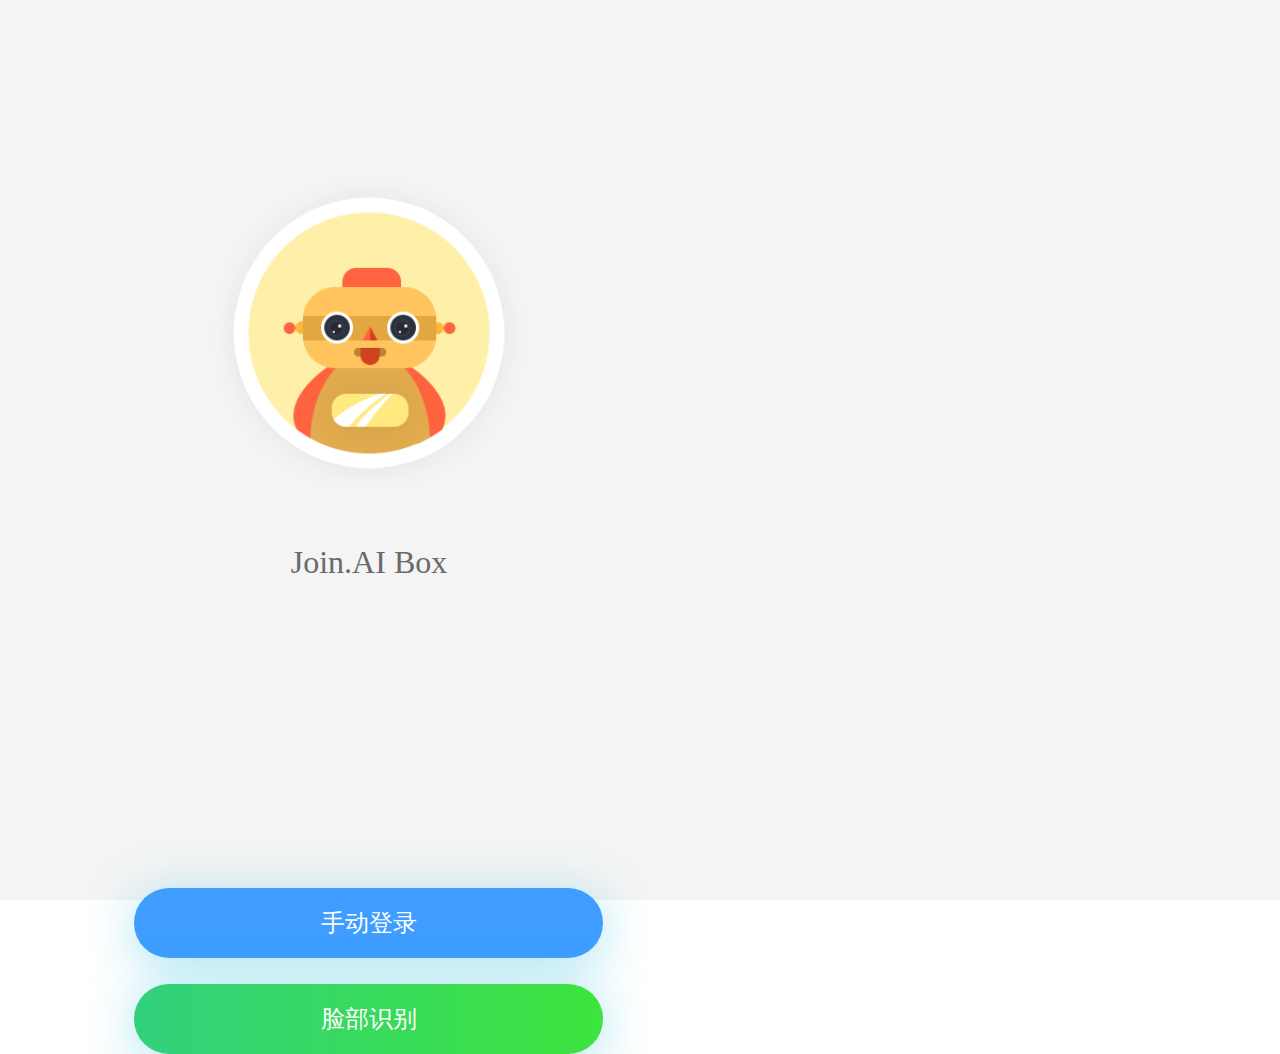
<file: index.html>
<!doctype html>
<html lang="en">
<head>
    <meta charset="UTF-8">
    <meta name="viewport"
          content="width=device-width, user-scalable=no, initial-scale=1.0, maximum-scale=1.0, minimum-scale=1.0">
    <meta http-equiv="X-UA-Compatible" content="ie=edge">
    <meta name="viewport" content="width=device-width">
    <script src="js/rem.js"></script>
    <link rel="stylesheet" href="css/index.css ">
    <title>Document</title>
</head>
<body>
    <div class="bg">
         <div class="box"><img src="img/yan@2x.png" alt=""></div>
         <div class="text">Join.AI Box</div>
         <a href="" class="login1"><button class="login">手动登录</button></a>
         <a href="face.html" class="face1"><button class="face">脸部识别</button></a>
    </div>
</body>
</html>
</file>
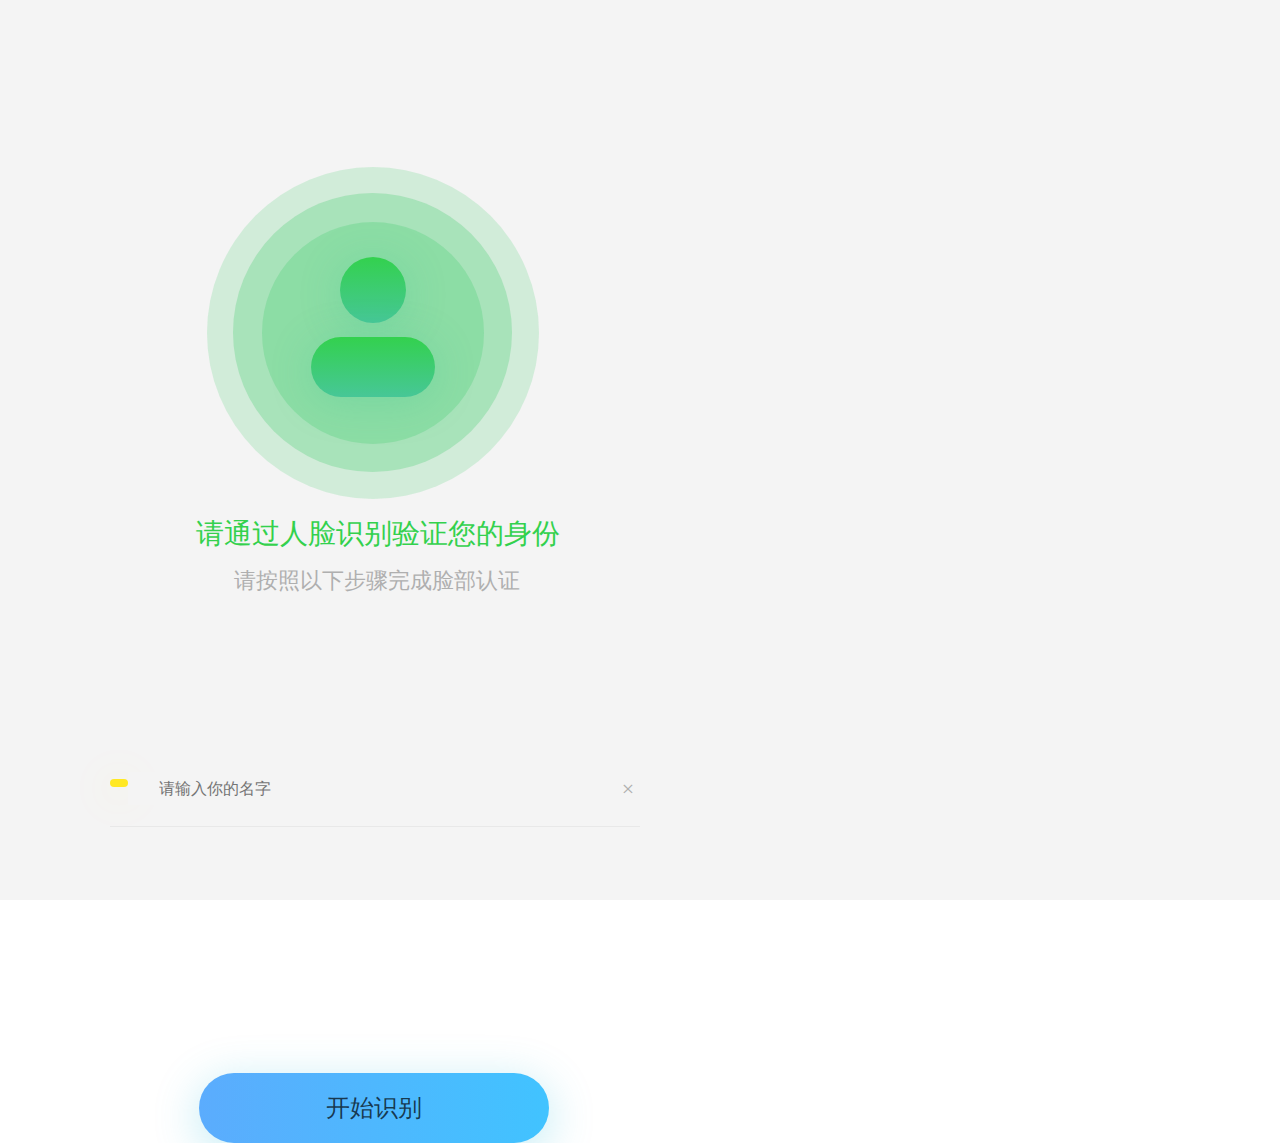
<file: distinguish.html>
<!DOCTYPE html>
<html lang="en">
<head>
    <meta name="viewport" content="width=device-width">
    <script src="js/rem.js"></script>
    <link rel="stylesheet" href="css/distinguish.css">
    <meta charset="UTF-8">
    <title>distinguish</title>
</head>
<body>
    <div class="bg">
    <div class="first_circle"></div>
    <div class="second_circle"></div>
    <div class="third_circle"></div>
    <div class="small_circle"></div>
    <div class="box"></div>
    <div class="word-top">请通过人脸识别验证您的身份</div>
    <div class="word-bottom">请按照以下步骤完成脸部认证</div>
    <div class="input-box">
        <div class="left"></div>
        <input type="text" placeholder="请输入你的名字">
        <div class="text">×</div>
    </div>
    <a href="photo.html" class="bottom1"><button class="bottom">开始识别</button></a>
</div>
</body>
</html>
</file>
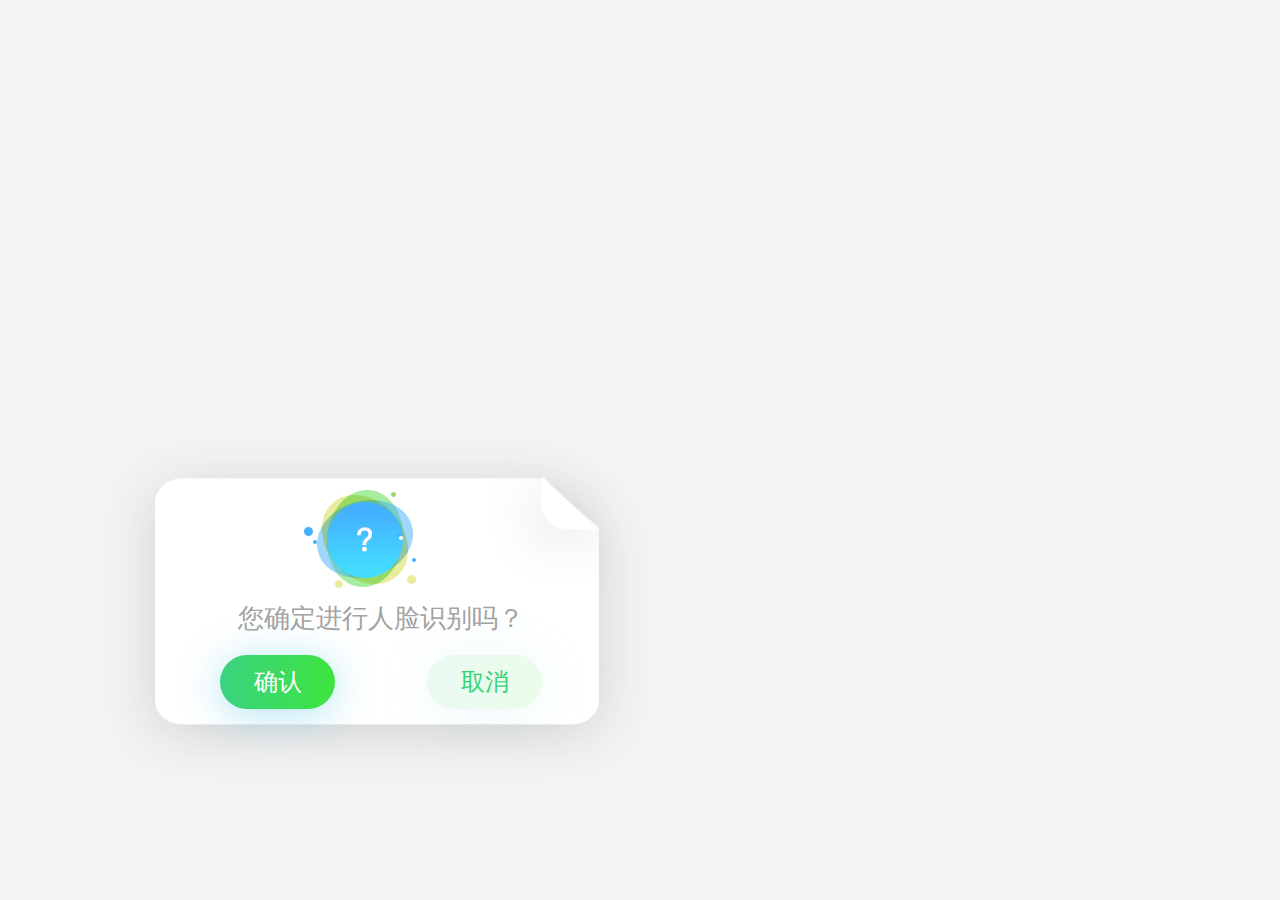
<file: face.html>
<!DOCTYPE html>
<html lang="en">
<head>
    <meta name="viewport" content="width=device-width">
    <script src="js/rem.js"></script>
    <link rel="stylesheet" href="css/face.css ">
    <meta charset="UTF-8">
    <title>face</title>
</head>
<body>
    <div class="bg">
        <div class="picture">
            <img src="img/rukoutanchukuang@2x.png" alt="">
        </div>
        <div class="question"><img src="img/wenhao.png" alt=""></div>
        <div class="word">您确定进行人脸识别吗？</div>
        <div class="box">
            <a href="input.html" class="bag1"><button class="box_left">确认</button></a>
            <a href="index.html" class="bag2"><button class="box_right">取消</button></a>
        </div>
    </div>
</body>
</html>
</file>
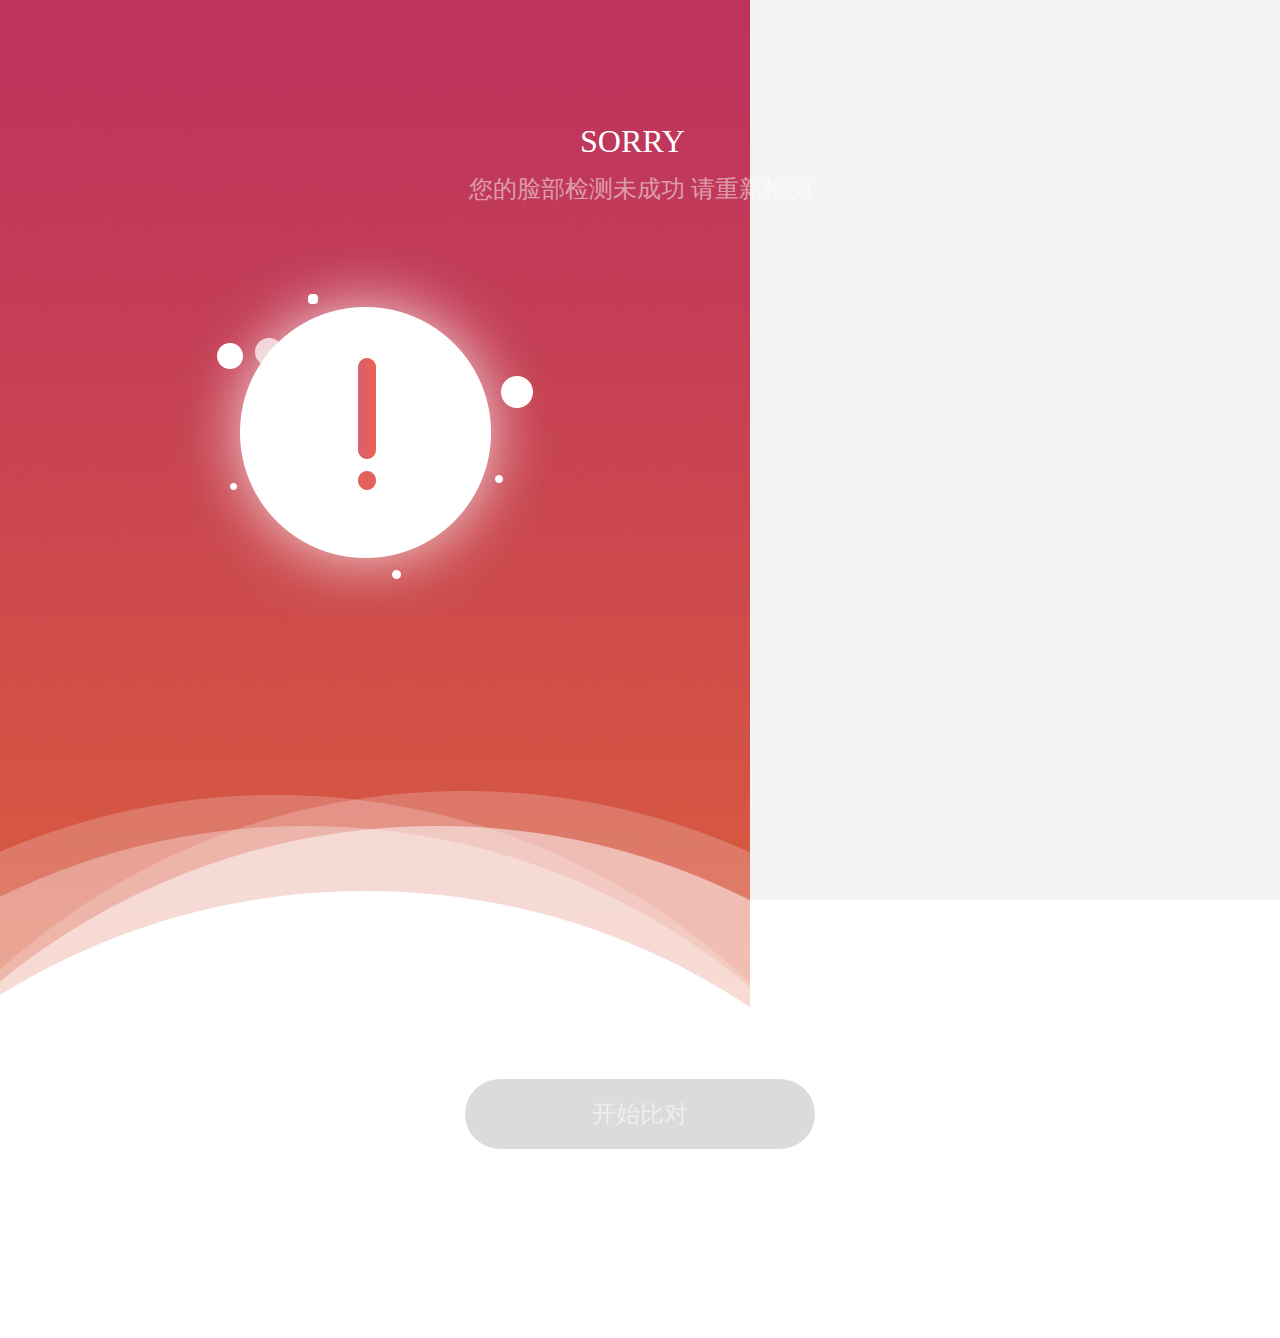
<file: fail.html>
<!DOCTYPE html>
<html lang="en">
<head>
    <meta name="viewport" content="width=device-width">
    <script src="js/rem.js"></script>
    <link rel="stylesheet" href="css/fail.css">
    <meta charset="UTF-8">
    <title>fail</title>
</head>
<body>
<div class="bg">
    <div><img src="img/pipeishibai@2x.png" alt="">
        <div class="first">SORRY</div>
        <div class="second">您的脸部检测未成功  请重新检测</div>
        <div class="down">开始比对</div>
    </div>
</div>
</body>
</html>
</file>
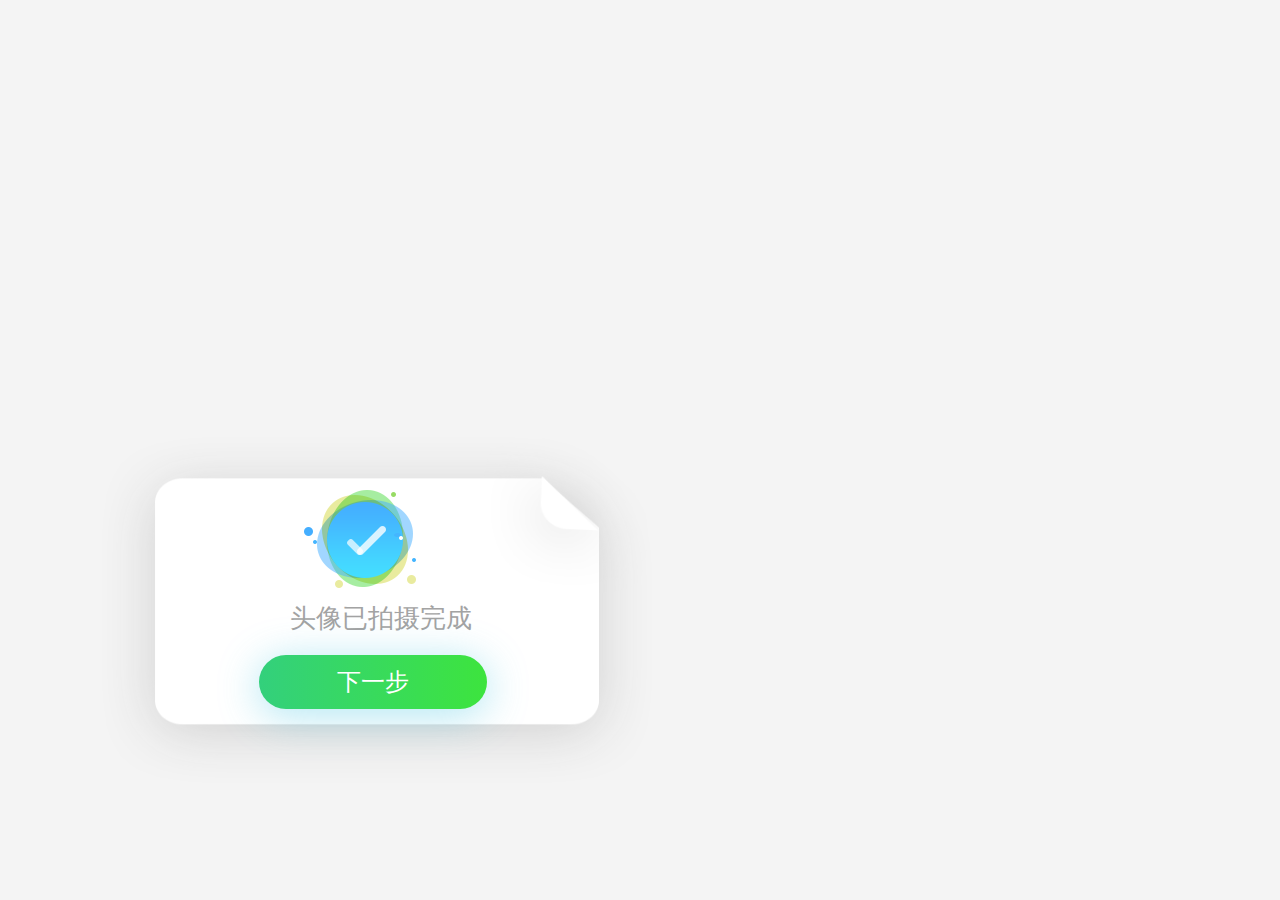
<file: finish.html>
<!DOCTYPE html>
<html lang="en">
<head>
    <meta name="viewport" content="width=device-width">
    <script src="js/rem.js"></script>
    <link rel="stylesheet" href="css/finish.css ">
    <meta charset="UTF-8">
    <title>finish</title>
</head>
<body>
<div class="bg">
    <div class="picture">
        <img src="img/rukoutanchukuang@2x.png" alt="">
    </div>
    <div class="question"><img src="img/duigou@2x.png" alt=""></div>
    <div class="word">头像已拍摄完成</div>
    <a href="green.html" class="box"><button  class="box_word">下一步</button></a>
</div>
</body>
</html>
</file>
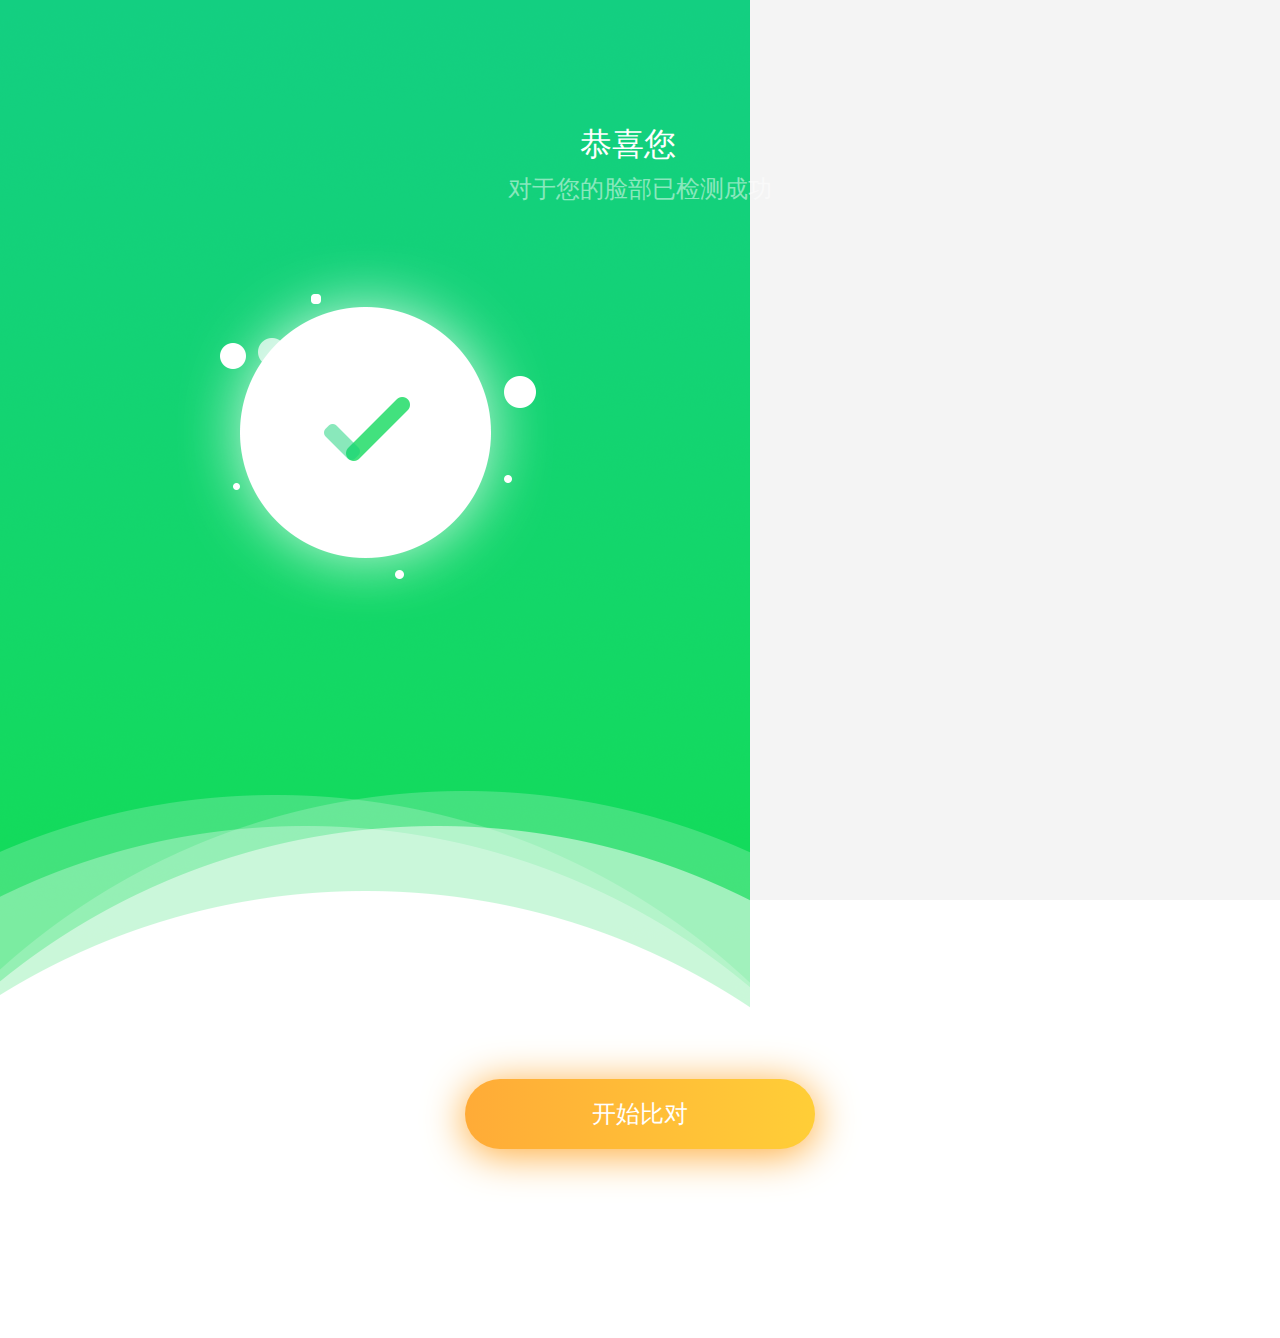
<file: green.html>
<!DOCTYPE html>
<html lang="en">
<head>
    <meta name="viewport" content="width=device-width">
    <script src="js/rem.js"></script>
    <link rel="stylesheet" href="css/green.css">
    <meta charset="UTF-8">
    <title>green</title>
</head>
<body>
    <div class="bg">
        <div><img src="img/pipeichenggong@2x.png" alt="">
            <div class="first">恭喜您</div>
            <div class="second">对于您的脸部已检测成功</div>
            <a href="fail.html" class="down1"><button class="down">开始比对</button></a>
        </div>
    </div>
</body>
</html>
</file>
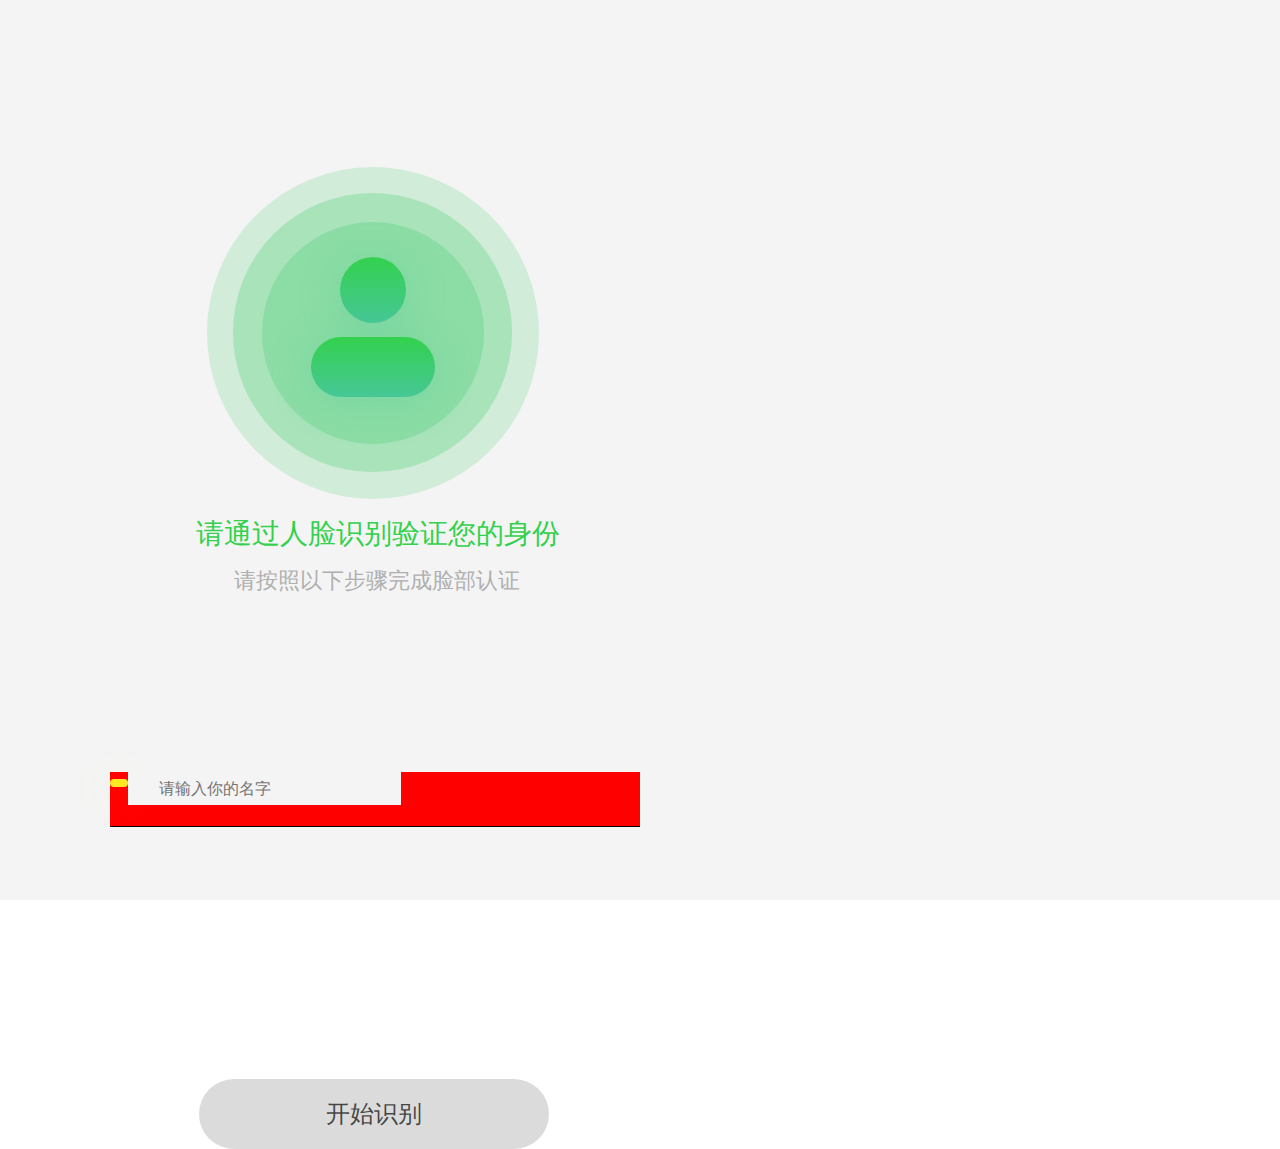
<file: input.html>
<!DOCTYPE html>
<html lang="en">
<head>
    <meta name="viewport" content="width=device-width">
    <script src="js/rem.js"></script>
    <link rel="stylesheet" href="css/input.css">
    <meta charset="UTF-8">
    <title>input</title>
</head>
<body>
    <div class="bg">
        <div class="first_circle"></div>
        <div class="second_circle"></div>
        <div class="third_circle"></div>
        <div class="small_circle"></div>
        <div class="box"></div>
        <a href="inputking.html" class="word-top">请通过人脸识别验证您的身份</a>
        <div class="word-bottom">请按照以下步骤完成脸部认证</div>
        <div class="input-box">
            <div class="left"></div>
            <input type="text" placeholder="请输入你的名字">
        </div>
        <button class="bottom">开始识别</button>
    </div>
</body>
</html>
</file>
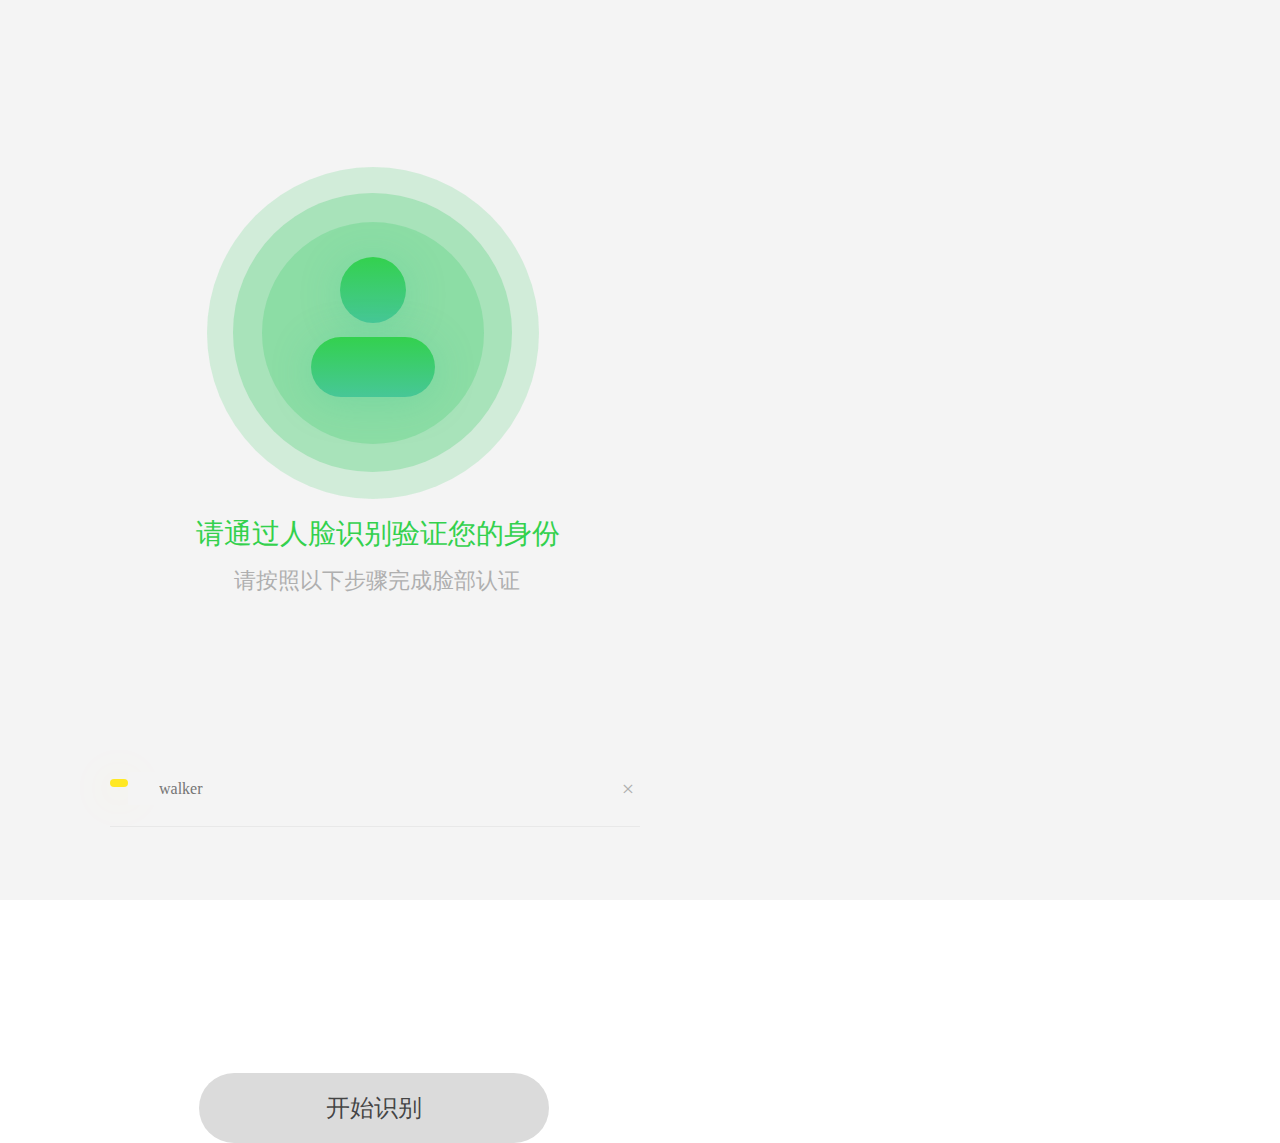
<file: inputking.html>
<!DOCTYPE html>
<html lang="en">
<head>
    <meta name="viewport" content="width=device-width">
    <script src="js/rem.js"></script>
    <link rel="stylesheet" href="css/inputking.css">
    <meta charset="UTF-8">
    <title>inputking</title>
</head>
<body>
    <div class="bg">
    <div class="first_circle"></div>
    <div class="second_circle"></div>
    <div class="third_circle"></div>
    <div class="small_circle"></div>
    <div class="box"></div>
    <a href="error.html" class="word-top">请通过人脸识别验证您的身份</a>
    <div class="word-bottom">请按照以下步骤完成脸部认证</div>
    <div class="input-box">
        <div class="left"></div>
        <input type="text" placeholder="walker">
        <div class="text">×</div>
    </div>
    <div class="bottom">开始识别</div>
</div>
</body>
</html>
</file>
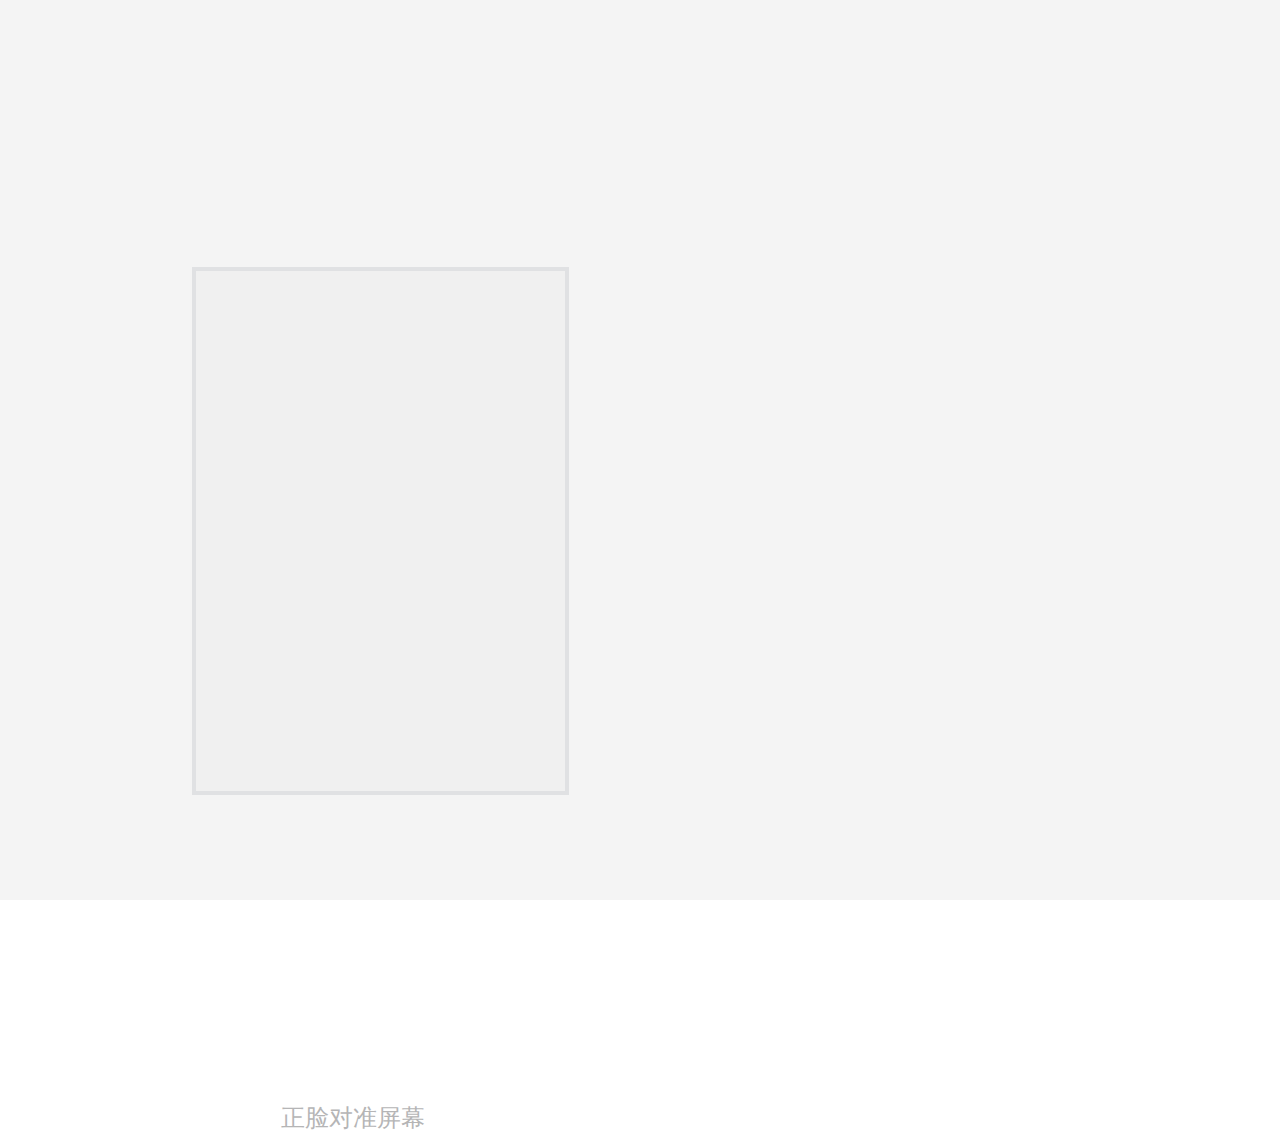
<file: photo.html>
<!DOCTYPE html>
<html lang="en">
<head>
    <meta name="viewport" content="width=device-width">
    <script src="js/rem.js"></script>
    <link rel="stylesheet" href="css/photo.css">
    <meta charset="UTF-8">
    <title>photo</title>
</head>
<body>
<div class="bg">
    <div class="photo"></div>
    <a href="recognition.html" class="word">正脸对准屏幕</a>
</div>
</body>
</html>
</file>
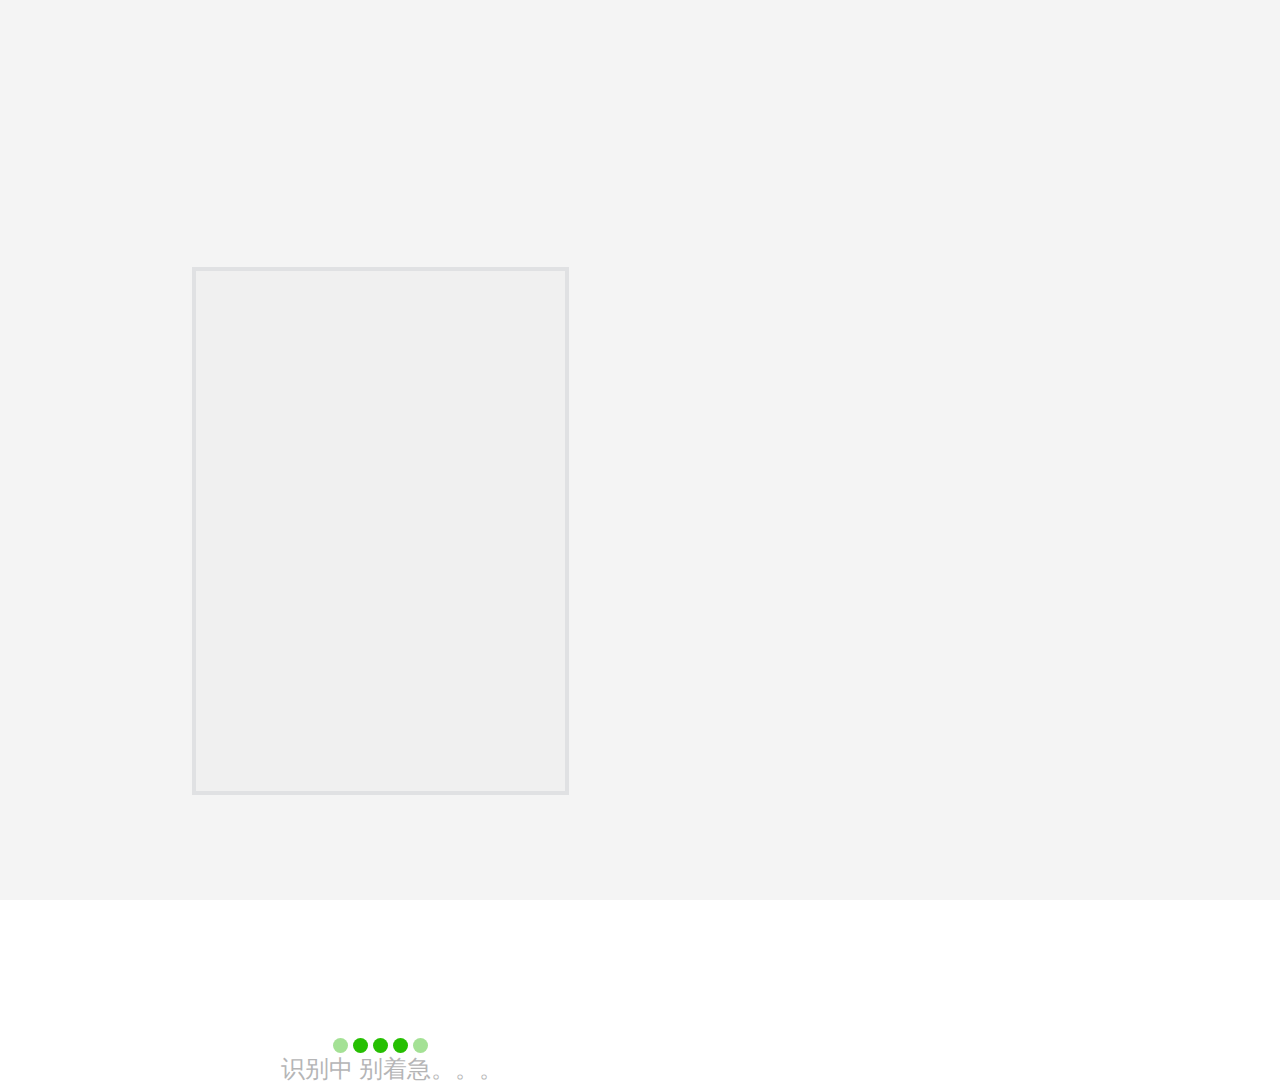
<file: recognition.html>
<!DOCTYPE html>
<html lang="en">
<head>
    <meta name="viewport" content="width=device-width">
    <script src="js/rem.js"></script>
    <link rel="stylesheet" href="css/recognition.css">
    <meta charset="UTF-8">
    <title>recognition</title>
</head>
<body>
        <div class="bg">
            <div class="photo"></div>
            <ul class="point">
                <li></li>
                <li></li>
                <li></li>
                <li></li>
                <li></li>
            </ul>
            <a href="finish.html" class="word">识别中 别着急。。。</a>
        </div>
</body>
</html>
</file>
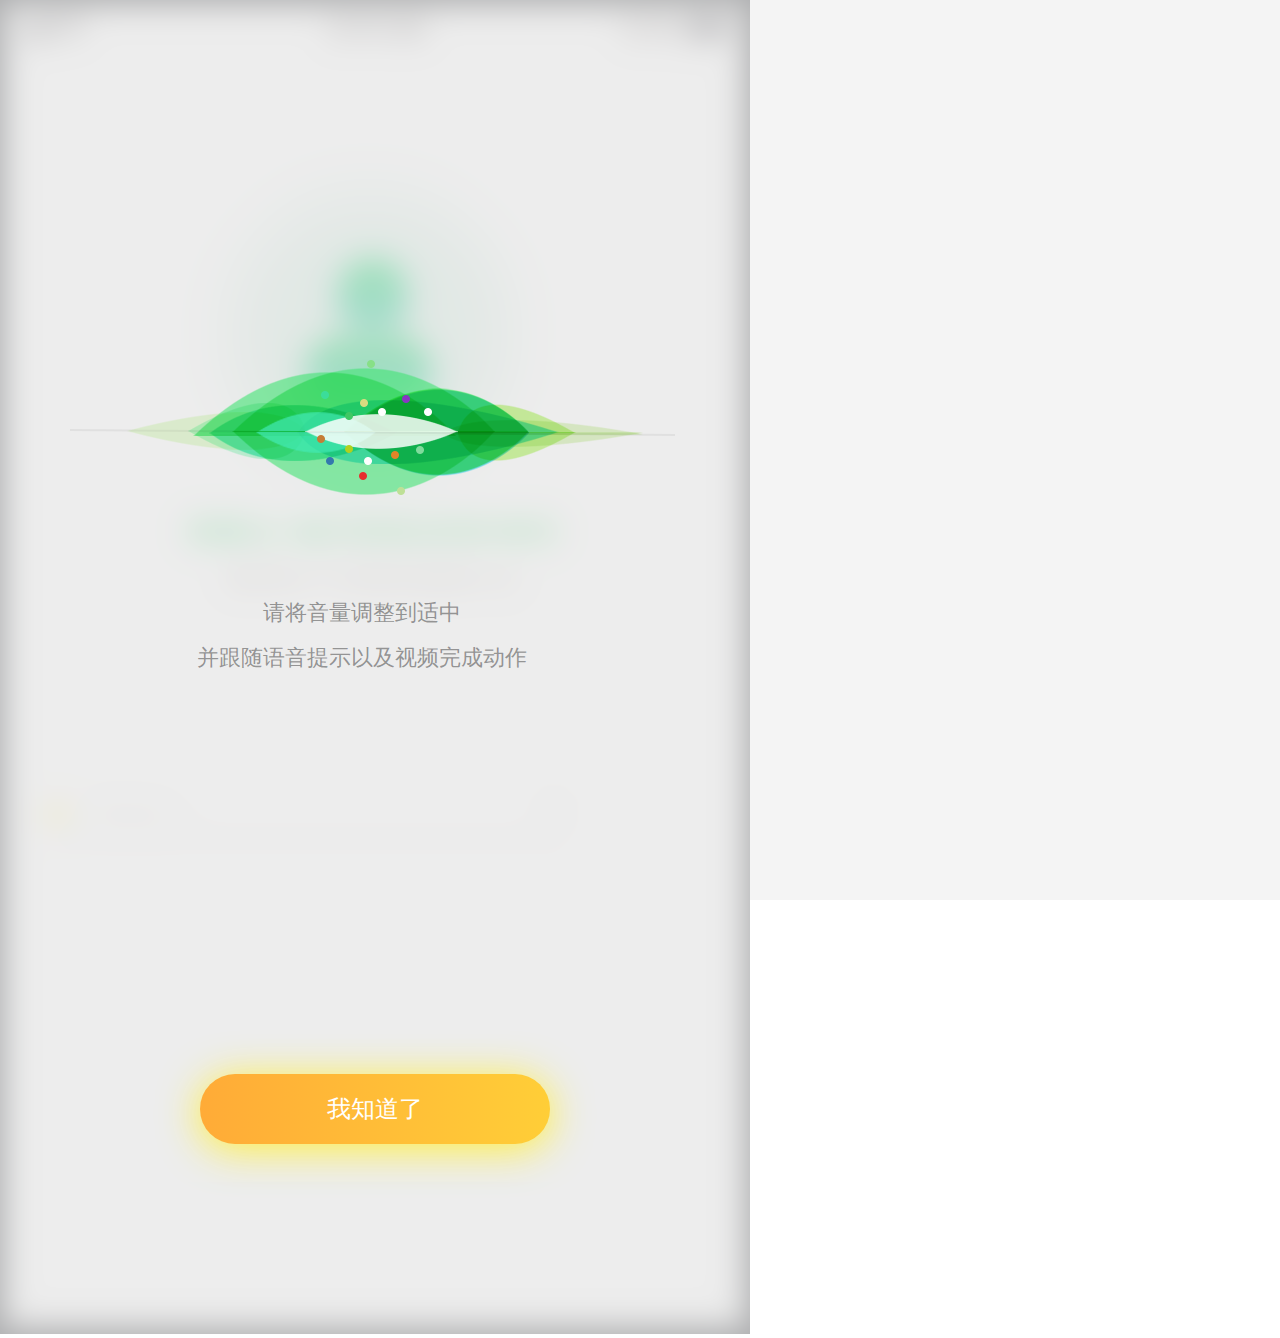
<file: voice.html>
<!DOCTYPE html>
<html lang="en">
<head>
    <meta name="viewport" content="width=device-width">
    <script src="js/rem.js"></script>
    <link rel="stylesheet" href="css/voice.css">
    <meta charset="UTF-8">
    <title>voice</title>
</head>
<body>
     <div class="bg">
         <div class="box"><img src="img/yuyin1@2x.png" alt=""> </div>
         <div class="picture"><img src="img/yuyin@2x.png" alt=""></div>
         <div class="word">请将音量调整到适中<br>并跟随语音提示以及视频完成动作</div>
         <a href="distinguish.html"  class="begin1"><button  class="begin">我知道了</button></a>
     </div>
</body>
</html>
</file>
<file: css/index.css>
@import url(base.css);
.bg{
    position: absolute;
    /*width: 7.5rem;*/
    /*height: 13.34rem;*/
    background: #f4f4f4;
    top: 0;
    right: 0;
    left: 0;
    bottom: 0;
}
.box{
    width: 3.2rem;
    height: 3.2rem;
    background: red;
    margin-top: 1.74rem ;
    margin-left: 2.09rem;
}
.box img{
    width: 3.2rem;
    height: 3.2rem;
    background: #f4f4f4;
}
.text{
    width: 3.2rem;
    height: 0.59rem;
    background: #f4f4f4;
    margin-top: 0.39rem;
    margin-left: 2.09rem;
    font-family: "San Francisco Display";
    font-size: 0.32rem;
    line-height: 0.59rem;
    text-align: center ;
    color: #6a6a6a;
}
.login{
    width: 4.69rem;
    height: 0.7rem;
    background-image: -webkit-linear-gradient(left,#3e9dff,#3e9dff);
    border-radius: 0.35rem;
    box-shadow:  0 0.08rem 0.5rem 0.02rem rgba(65,195,225,0.4);
    font-size: 0.24rem;
    text-align: center ;
    line-height: 0.7rem;
    color: #fff;
   
    /*display: block;*/
}
.login1{
    width: 4.69rem;
    height: 0.7rem;
    margin-top: 2.96rem;
    margin-left: 1.34rem;
    display: block;
}
.face {
    width: 4.69rem;
    height: 0.7rem;
    background-image: -webkit-linear-gradient(left, #33d07d, #3de43d);
    border-radius: 0.35rem;
    box-shadow:  0 0.08rem 0.5rem 0.02rem rgba(65,195,225,0.4);
    font-size: 0.24rem;
    text-align: center ;
    line-height: 0.7rem;
    color: #fff;
    /*display: block;*/
}
.face1{
    width: 4.69rem;
    height: 0.7rem;
    margin-top: 0.26rem;
    margin-left: 1.34rem;
    display: block;
}
</file>
<file: css/distinguish.css>
@import url(base.css);
.bg{
    position: absolute;
    /*width: 7.5rem;*/
    /*height: 13.34rem;*/
    background: #f4f4f4;
    top: 0;
    right: 0;
    left: 0;
    bottom: 0;
}
.first_circle{
    width: 3.32rem;
    height: 3.32rem;
    position: absolute;
    border-radius: 50%;
    margin-top: 1.67rem;
    margin-left: 2.07rem;
    background: rgba(128,218,156,0.3);
    animation: first 1.1s infinite;
}
@keyframes first {
    0% {
        transform: scale(1);
    }
    10% {
        transform: scale(1.1);
    }
    20% {
        transform: scale(1.2);
    }
    30% {
        transform: scale(1.3);
    }
    40% {
        transform: scale(1.4);
    }
    50% {
        transform: scale(1.5);
    }
    70% {
        transform: scale(1.2);
    }
    100% {
        transform: scale(1.1);
    }
}
.second_circle{
    width: 2.79rem;
    height: 2.79rem;
    border-radius: 50%;
    position: absolute;
    margin-top: 1.93rem;
    margin-left: 2.33rem;
    background: rgba(128,218,156,0.5);
    animation: first 1.3s infinite;
}
.third_circle{
    width: 2.22rem;
    height: 2.22rem;
    position: absolute;
    border-radius: 50%;
    margin-top: 2.22rem;
    margin-left: 2.62rem;
    background: rgba(128,218,156,0.7);
    animation: first 1.4s infinite;
}
.small_circle{
    width: 0.66rem;
    height: 0.66rem;
    position: absolute;
    border-radius: 50%;
    margin-top: 2.57rem;
    margin-left: 3.4rem;
    background-image: -webkit-linear-gradient(top, #33d14e, #47c797);
    box-shadow:  0 0.05rem 0.4rem 0.005rem rgba(51,195,143,0.25);
}
.box{
    width: 1.24rem;
    height: 0.6rem;
    position: absolute;
    border-radius: 0.3rem;
    margin-top: 3.37rem;
    margin-left: 3.11rem;
    background-image: -webkit-linear-gradient(top, #33d14e, #47c797);
    box-shadow:  0 0.05rem 0.4rem 0.005rem rgba(51,195,143,0.25);
}
.word-top{
    width: 3.88rem;
    height: 0.4rem;
    position: absolute;
    margin-top: 5.14rem;
    margin-left: 1.84rem;
    font-size: 0.28rem;
    text-align: center;
    line-height: 0.4rem;
    color: #33d14d;
}
.word-bottom{
    width: 3rem;
    height: 0.53rem;
    position: absolute;
    margin-top: 5.54rem;
    margin-left: 2.27rem;
    font-size: 0.22rem;
    text-align: center;
    line-height: 0.53rem;
    color: #afafaf;
}
.input-box{
    width: 5.3rem;
    height: 0.54rem;
    position: absolute;
    margin-top: 7.72rem;
    margin-left: 1.1rem;
    border-bottom: 0.01rem solid #e8e8e8;
}
.left{
    width: 0.18rem;
    height: 0.08rem;
    border-radius: 0.09rem;
    background: #ffe823;
    box-shadow:  0 0.05rem 0.4rem 0.005rem rgba(255,236,28,0.25);
    margin-top: 0.07rem;
    float: left;
}
input{
    width: 2.42rem;
    height: 0.33rem;
    float: left;
    background: #f4f4f4;
    padding-left: 0.31rem;
    line-height: 0.33rem;
    outline:none;
}
.text{
    width: 0.24rem;
    height: 0.33rem;
    float: right;
    font-size: 0.22rem;
    color: #afafaf;
    text-align: center;
    line-height: 0.33rem;
}
.bottom{
    width: 3.5rem;
    height: 0.7rem;
    background-image: -webkit-linear-gradient(left, #5bacfd, #41c3ff);
    box-shadow:  0 0.09rem 0.4rem 0.05rem rgba(65,195,225,0.25);
    border-radius: 0.35rem;
    font-size: 0.24rem;
    text-align: center;
    line-height: 0.7rem;
    color: rgba(0,0,0,0.7);
    outline: none;
}
.bottom1{
    width: 3.5rem;
    height: 0.7rem;
    margin-left: 1.99rem;
    margin-top: 10.73rem;
    display: block;
}
</file>
<file: css/face.css>
@import url(base.css);
.bg{
    position: absolute;
    /*width: 7.5rem;*/
    /*height: 13.34rem;*/
    background: #f4f4f4;
    top: 0;
    right: 0;
    left: 0;
    bottom: 0;
}
.picture{
    position: absolute;
    width: 5.66rem;
    height: 3.60rem;
    background: #f4f4f4;
    top: 4.30rem;
    left: 0.94rem;
}
.picture img{
    width: 5.66rem;
    height: 3.60rem;
}
.question {
    width: 1.12rem;
    height: 0.98rem;
    position: absolute;
    left: 3.04rem;
    top: 4.90rem;
}
.question img{
    width: 1.12rem;
    height: 0.98rem;
}
.word{
    width: 3.22rem;
    height: 0.55rem;
    font-size: 0.26rem;
    color: #a3a3a3;
    text-align: center;
    line-height: 0.98rem;
    margin-top: 5.70rem;
    margin-left: 2.2rem;
    position: absolute;
}
.box{
    width: 3.22rem;
    height: 0.54rem;
    margin-top: 6.55rem;
    margin-left: 2.2rem;
    position: absolute;
}
.bag1{
    width: 1.15rem;
    height: 0.54rem;
    float: left;
    display: block;
}
.box_left{
    width: 1.15rem;
    height: 0.54rem;
    background-image: -webkit-linear-gradient(left,#3ad281,#3de43e);
    border-radius: 0.53rem;
    box-shadow:  0 0.05rem 0.4rem 0.005rem rgba(65,195,225,0.4);
    font-size: 0.24rem;
    color: #fff;
    text-align: center;
    line-height: 0.54rem;
}
.bag2{
    width: 1.15rem;
    height: 0.54rem;
    float: right;
    display: block;
}
.box_right{
    width: 1.15rem;
    height: 0.54rem;
    background-image: -webkit-linear-gradient(left, #eafaf2, #ebfceb);
    border-radius: 0.53rem;
    box-shadow: 0 0.05rem 0.6rem 0.005rem rgba(65, 195, 225, 0.1);
    font-size: 0.24rem;
    color: #34d375;
    text-align: center;
    line-height: 0.54rem;
}
</file>
<file: css/fail.css>
@import url(base.css);
.bg{
    position: absolute;
    /*width: 7.5rem;*/
    /*height: 13.34rem;*/
    background: #f4f4f4;
    top: 0;
    right: 0;
    left: 0;
    bottom: 0;
}
.bg img{
    width: 7.5rem;
    height: 13.34rem;
}
.first{
    width: 1.2rem;
    height: 0.35rem;
    position: absolute;
    top: 1.23rem;
    left: 0;
    right: 0;
    margin-left: auto;
    margin-right: auto;
    font-size: 0.32rem;
    color: #fff;
}
.second{
    width: 4rem;
    height: 0.64rem;
    position: absolute;
    top: 1.57rem;
    left: 0;
    right: 0;
    margin-left: auto;
    margin-right: auto;
    font-size: 0.24rem;
    text-align: center;
    line-height: 0.64rem;
    color: rgba(255,255,255,0.5);
}
.down{
    width: 3.5rem;
    height: 0.7rem;
    position: absolute;
    top: 10.79rem;
    left: 0;
    right: 0;
    font-size: 0.24rem;
    color: #eee;
    text-align: center;
    line-height: 0.7rem;
    margin-left: auto;
    margin-right: auto;
    background: #dbdbdb;
    border-radius: 0.35rem;
}
</file>
<file: css/finish.css>
@import url(base.css);
.bg{
    position: absolute;
    /*width: 7.5rem;*/
    /*height: 13.34rem;*/
    background: #f4f4f4;
    top: 0;
    right: 0;
    left: 0;
    bottom: 0;
}
.picture{
    position: absolute;
    width: 5.66rem;
    height: 3.60rem;
    background: #f4f4f4;
    top: 4.30rem;
    left: 0.94rem;
}
.picture img{
    width: 5.66rem;
    height: 3.60rem;
}
.question {
    width: 1.12rem;
    height: 0.98rem;
    position: absolute;
    left: 3.04rem;
    top: 4.90rem;
}
.question img{
    width: 1.12rem;
    height: 0.98rem;
}
.word{
    width: 3.22rem;
    height: 0.55rem;
    font-size: 0.26rem;
    color: #a3a3a3;
    text-align: center;
    line-height: 0.98rem;
    margin-top: 5.70rem;
    margin-left: 2.2rem;
    position: absolute;
}
.box{
    width: 2.28rem;
    height: 0.54rem;
    margin-top: 6.55rem;
    margin-left: 2.59rem;
    position: absolute;
    display: block;
}
.box_word{
    width: 2.28rem;
    height: 0.54rem;
    background-image: -webkit-linear-gradient(left,#33d07c,#3de43e);
    border-radius: 0.27rem;
    box-shadow:  0 0.06rem 0.4rem 0.01rem rgba(65,195,225,0.4);
    font-size: 0.24rem;
    color: #fff;
    float: left;
    text-align: center;
    line-height: 0.54rem;
}
</file>
<file: css/green.css>
@import url(base.css);
.bg{
    position: absolute;
    /*width: 7.5rem;*/
    /*height: 13.34rem;*/
    background: #f4f4f4;
    top: 0;
    right: 0;
    left: 0;
    bottom: 0;
}
.bg img{
    width: 7.5rem;
    height: 13.34rem;
}
.first{
    width: 1.2rem;
    height: 0.35rem;
    position: absolute;
    top: 1.23rem;
    left: 0;
    right: 0;
    margin-left: auto;
    margin-right: auto;
    font-size: 0.32rem;
    color: #fff;
}
.second{
    width: 2.71rem;
    height: 0.64rem;
    position: absolute;
    top: 1.57rem;
    left: 0;
    right: 0;
    margin-left: auto;
    margin-right: auto;
    font-size: 0.24rem;
    text-align: center;
    line-height: 0.64rem;
    color: rgba(255,255,255,0.5);
}
.down1 {
    width: 3.5rem;
    height: 0.7rem;
    position: absolute;
    top: 10.79rem;
    left: 0;
    right: 0;
    margin-left: auto;
    margin-right: auto;
    display: block;
}
.down{
    width: 3.5rem;
    height: 0.7rem;
    font-size: 0.24rem;
    color: #fff;
    text-align: center;
    line-height: 0.7rem;
    background-image: -webkit-linear-gradient(left, #ffab37 ,#ffce37) ;
    box-shadow:  0 0.05rem 0.4rem 0.005rem  #ffab37;
    border-radius: 0.35rem;
}
</file>
<file: css/input.css>
@import url(base.css);
.bg{
    position: absolute;
    /*width: 7.5rem;*/
    /*height: 13.34rem;*/
    background: #f4f4f4;
    top: 0;
    right: 0;
    left: 0;
    bottom: 0;
}
.first_circle{
    width: 3.32rem;
    height: 3.32rem;
    position: absolute;
    border-radius: 50%;
    margin-top: 1.67rem;
    margin-left: 2.07rem;
    background: rgba(128,218,156,0.3);
    animation: first 1.1s infinite;
}
@keyframes first {
    0% {
        transform: scale(1);
    }
    10% {
        transform: scale(1.1);
    }
    20% {
        transform: scale(1.2);
    }
    30% {
        transform: scale(1.3);
    }
    40% {
        transform: scale(1.4);
    }
    50% {
        transform: scale(1.5);
    }
    70% {
        transform: scale(1.2);
    }
    100% {
        transform: scale(1.1);
    }
}
.second_circle{
    width: 2.79rem;
    height: 2.79rem;
    border-radius: 50%;
    position: absolute;
    margin-top: 1.93rem;
    margin-left: 2.33rem;
    background: rgba(128,218,156,0.5);
    animation: first 1.3s infinite;
}
.third_circle{
    width: 2.22rem;
    height: 2.22rem;
    position: absolute;
    border-radius: 50%;
    margin-top: 2.22rem;
    margin-left: 2.62rem;
    background: rgba(128,218,156,0.7);
    animation: first 1.4s infinite;
}
.small_circle{
    width: 0.66rem;
    height: 0.66rem;
    position: absolute;
    border-radius: 50%;
    margin-top: 2.57rem;
    margin-left: 3.4rem;
    background-image: -webkit-linear-gradient(top, #33d14e, #47c797);
    box-shadow:  0 0.05rem 0.4rem 0.005rem rgba(51,195,143,0.25);
}
.box{
    width: 1.24rem;
    height: 0.6rem;
    position: absolute;
    border-radius: 0.3rem;
    margin-top: 3.37rem;
    margin-left: 3.11rem;
    background-image: -webkit-linear-gradient(top, #33d14e, #47c797);
    box-shadow:  0 0.05rem 0.4rem 0.005rem rgba(51,195,143,0.25);
}
.word-top{
    width: 3.88rem;
    height: 0.4rem;
    position: absolute;
    margin-top: 5.14rem;
    margin-left: 1.84rem;
    font-size: 0.28rem;
    text-align: center;
    line-height: 0.4rem;
    color: #33d14d;
     display: block;
}
.word-bottom{
    width: 3rem;
    height: 0.53rem;
    position: absolute;
    margin-top: 5.54rem;
    margin-left: 2.27rem;
    font-size: 0.22rem;
    text-align: center;
    line-height: 0.53rem;
    color: #afafaf;
}
.input-box{
    width: 5.3rem;
    height: 0.54rem;
    background: red;
    position: absolute;
    margin-top: 7.72rem;
    margin-left: 1.1rem;
    border-bottom: 0.01rem solid #000;
}
.left{
    width: 0.18rem;
    height: 0.08rem;
    border-radius: 0.09rem;
    background: #ffe823;
    box-shadow:  0 0.05rem 0.4rem 0.005rem rgba(255,236,28,0.25);
    margin-top: 0.07rem;
    float: left;
}
input{
    width: 2.42rem;
    height: 0.33rem;
    float: left;
    background: #f4f4f4;
    padding-left: 0.31rem;
    line-height: 0.33rem;
    outline:none;
}
.bottom{
    width: 3.5rem;
    height: 0.7rem;
    background: #dbdbdb;
    border-radius: 0.35rem;
    margin-left: 1.99rem;
    margin-top: 10.79rem;
    font-size: 0.24rem;
    text-align: center;
    line-height: 0.7rem;
    color: rgba(0,0,0,0.7);
    display: block;
}
</file>
<file: css/inputking.css>
@import url(base.css);
.bg{
    position: absolute;
    /*width: 7.5rem;*/
    /*height: 13.34rem;*/
    background: #f4f4f4;
    top: 0;
    right: 0;
    left: 0;
    bottom: 0;
}
.first_circle{
    width: 3.32rem;
    height: 3.32rem;
    position: absolute;
    border-radius: 50%;
    margin-top: 1.67rem;
    margin-left: 2.07rem;
    background: rgba(128,218,156,0.3);
    animation: first 1.1s infinite;
}
@keyframes first {
    0% {
        transform: scale(1);
    }
    10% {
        transform: scale(1.1);
    }
    20% {
        transform: scale(1.2);
    }
    30% {
        transform: scale(1.3);
    }
    40% {
        transform: scale(1.4);
    }
    50% {
        transform: scale(1.5);
    }
    70% {
        transform: scale(1.2);
    }
    100% {
        transform: scale(1.1);
    }
}
.second_circle{
    width: 2.79rem;
    height: 2.79rem;
    border-radius: 50%;
    position: absolute;
    margin-top: 1.93rem;
    margin-left: 2.33rem;
    background: rgba(128,218,156,0.5);
    animation: first 1.3s infinite;
}
.third_circle{
    width: 2.22rem;
    height: 2.22rem;
    position: absolute;
    border-radius: 50%;
    margin-top: 2.22rem;
    margin-left: 2.62rem;
    background: rgba(128,218,156,0.7);
    animation: first 1.4s infinite;
}
.small_circle{
    width: 0.66rem;
    height: 0.66rem;
    position: absolute;
    border-radius: 50%;
    margin-top: 2.57rem;
    margin-left: 3.4rem;
    background-image: -webkit-linear-gradient(top, #33d14e, #47c797);
    box-shadow:  0 0.05rem 0.4rem 0.005rem rgba(51,195,143,0.25);
}
.box{
    width: 1.24rem;
    height: 0.6rem;
    position: absolute;
    border-radius: 0.3rem;
    margin-top: 3.37rem;
    margin-left: 3.11rem;
    background-image: -webkit-linear-gradient(top, #33d14e, #47c797);
    box-shadow:  0 0.05rem 0.4rem 0.005rem rgba(51,195,143,0.25);
}
.word-top{
    width: 3.88rem;
    height: 0.4rem;
    position: absolute;
    margin-top: 5.14rem;
    margin-left: 1.84rem;
    font-size: 0.28rem;
    text-align: center;
    line-height: 0.4rem;
    color: #33d14d;
    display: block;
}
.word-bottom{
    width: 3rem;
    height: 0.53rem;
    position: absolute;
    margin-top: 5.54rem;
    margin-left: 2.27rem;
    font-size: 0.22rem;
    text-align: center;
    line-height: 0.53rem;
    color: #afafaf;
}
.input-box{
    width: 5.3rem;
    height: 0.54rem;
    position: absolute;
    margin-top: 7.72rem;
    margin-left: 1.1rem;
    border-bottom: 0.01rem solid #e8e8e8;
}
.left{
    width: 0.18rem;
    height: 0.08rem;
    border-radius: 0.09rem;
    background: #ffe823;
    box-shadow:  0 0.05rem 0.4rem 0.005rem rgba(255,236,28,0.25);
    margin-top: 0.07rem;
    float: left;
}
input{
    width: 2.42rem;
    height: 0.33rem;
    float: left;
    background: #f4f4f4;
    padding-left: 0.31rem;
    line-height: 0.33rem;
    outline:none;
}
.text{
    width: 0.24rem;
    height: 0.33rem;
    float: right;
    font-size: 0.22rem;
    color: #afafaf;
    text-align: center;
    line-height: 0.33rem;
}
.bottom{
    width: 3.5rem;
    height: 0.7rem;
    background: #dbdbdb;
    border-radius: 0.35rem;
    margin-left: 1.99rem;
    margin-top: 10.73rem;
    font-size: 0.24rem;
    text-align: center;
    line-height: 0.7rem;
    color: rgba(0,0,0,0.7);
}
</file>
<file: css/photo.css>
@import url(base.css);
.bg{
    position: absolute;
    /*width: 7.5rem;*/
    /*height: 13.34rem;*/
    background: #f4f4f4;
    top: 0;
    right: 0;
    left: 0;
    bottom: 0;
}
.photo{
    width: 3.69rem;
    height: 5.2rem;
    background: #f0f0f0;
    border: 0.04rem solid #e0e1e3;
    margin-left: 1.92rem;
    margin-top: 2.67rem;
}
.word{
    width: 2.30rem;
    height: 0.27rem;
    margin-top: 3.07rem;
    margin-left: 2.81rem;
    font-size: 0.24rem;
    color: #b5b5b6;
    display: block;
}
</file>
<file: css/recognition.css>
@import url(base.css);
.bg{
    position: absolute;
    /*width: 7.5rem;*/
    /*height: 13.34rem;*/
    background: #f4f4f4;
    top: 0;
    right: 0;
    left: 0;
    bottom: 0;
}
.photo{
    width: 3.69rem;
    height: 5.2rem;
    background: #f0f0f0;
    border: 0.04rem solid #e0e1e3;
    margin-left: 1.92rem;
    margin-top: 2.67rem;
}
.point{
    width: 0.95rem;
    height: 0.15rem;
    margin-top: 2.43rem;
    margin-left: 3.33rem;
}
.point li{
    width: 0.15rem;
    height: 0.15rem;
    border-radius: 50%;
    float: left;
    background: #26bf02;
    margin-right: 0.05rem;
}
.point li:first-child{
    background: rgba(141,217,123,0.8);
}
.point li:last-child{
    margin-right: 0;
    background: rgba(141,217,123,0.8);
}
.point li:nth-child(2) .point li:nth-child(4){
    background: rgba(141,217,123,0.5);
}
.word{
    width: 2.30rem;
    height: 0.27rem;
    margin-top: 0.43rem;
    margin-left: 2.81rem;
    font-size: 0.24rem;
    color: #b5b5b6;
}
</file>
<file: css/voice.css>
@import url(base.css);
.bg{
    position: absolute;
    /*width: 7.5rem;*/
    /*height: 13.34rem;*/
    background: #f4f4f4;
    top: 0;
    right: 0;
    left: 0;
    bottom: 0;
}
.box img{
    width: 7.5rem;
    height: 13.34rem;
}
.picture{
    width: 6.05rem;
    height: 1.35rem;
    position: absolute;
    top: 3.6rem;
    left: 0.7rem;
}
.picture img{
    width: 6.05rem;
    height: 1.35rem;
    position: absolute;
}
.word{
    width: 5rem;
    height: 0.9rem;
    position: absolute;
    top: 5.9rem;
    left: 1.12rem;
    font-size: 0.22rem;
    color: rgba(0,0,0,0.4);
    text-align: center;
    line-height: 0.45rem;
}
.begin1{
    width: 3.5rem;
    height: 0.7rem;
    position: absolute;
    top: 10.74rem;
    left: 2rem;
    display: block;
}
.begin{
    width: 3.5rem;
    height: 0.7rem;
    font-size: 0.24rem;
    color: #fff;
    text-align: center;
    line-height: 0.45rem;
    background-image: -webkit-linear-gradient(left,#ffab37,#ffce37) ;
    border-radius: 0.35rem;
    box-shadow:  0 0.05rem 0.4rem 0.005rem  #ffef41;
}
</file>
